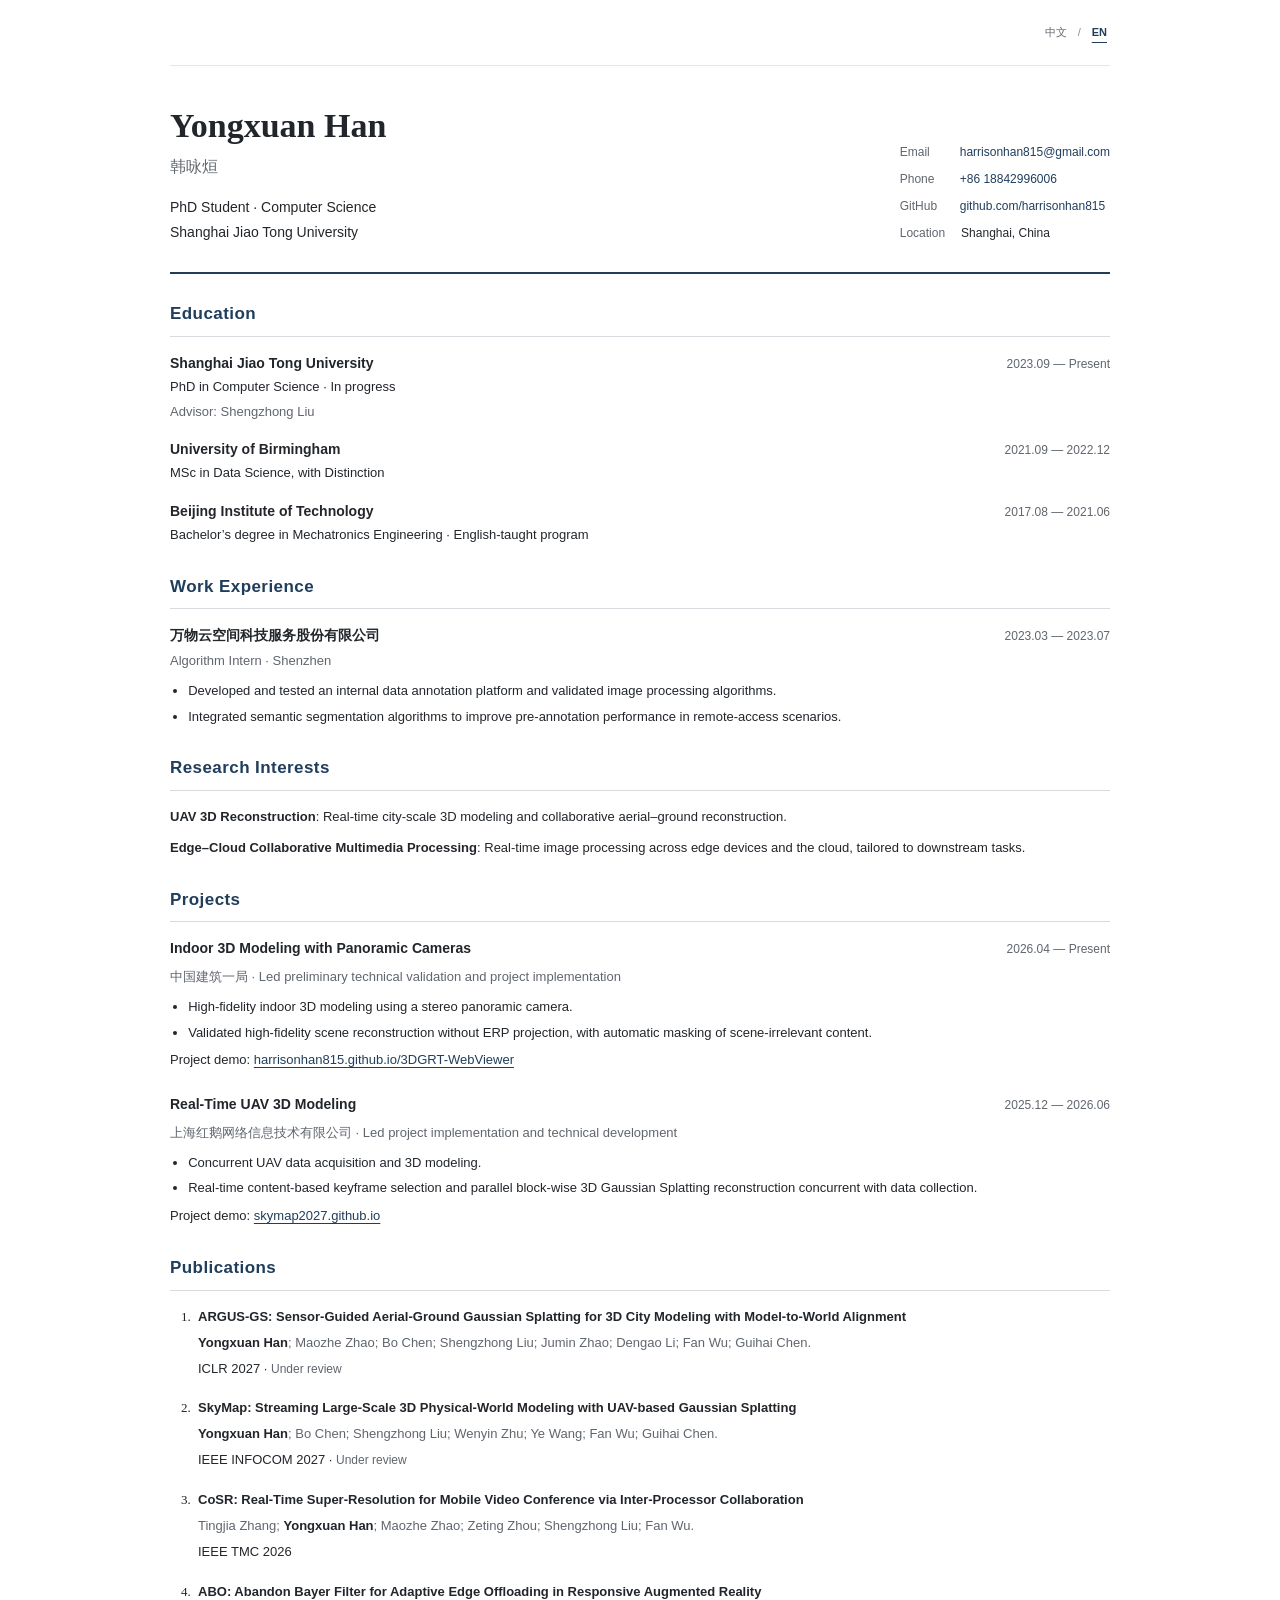
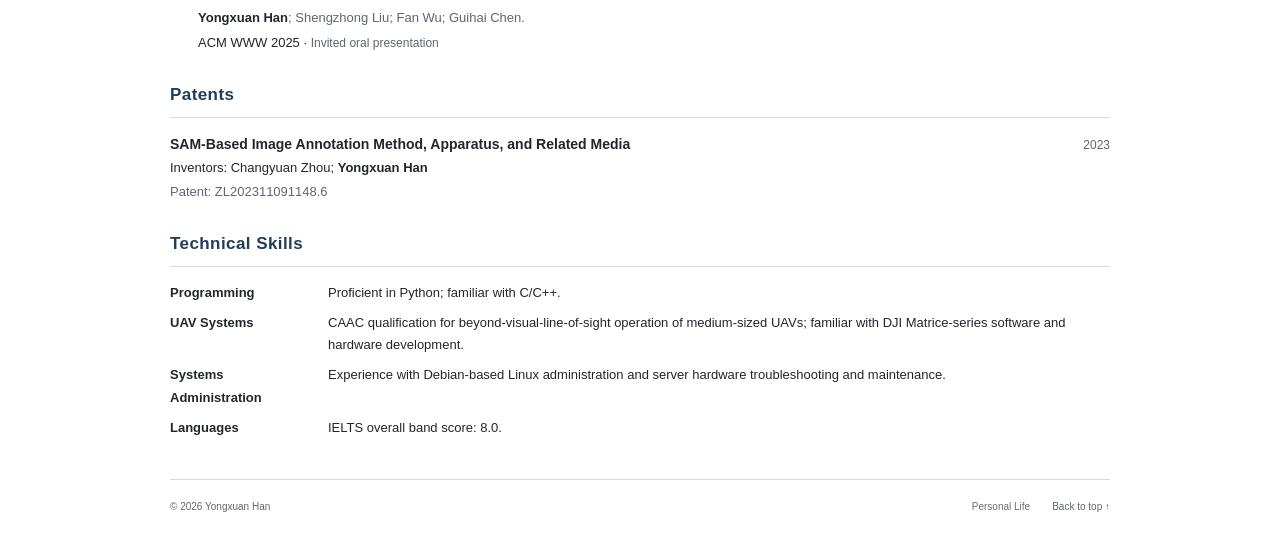
<file: index.html>
<!doctype html>
<html lang="zh-CN">
<head>
  <meta charset="utf-8">
  <meta name="viewport" content="width=device-width, initial-scale=1">
  <meta name="description" content="韩咏烜，上海交通大学计算机科学专业在读博士生，研究无人机三维重建与端云协同多媒体处理。">
  <meta name="theme-color" content="#ffffff">
  <title>韩咏烜 · 个人学术主页</title>
  <link rel="icon" href="assets/favicon.svg" type="image/svg+xml">
  <link rel="stylesheet" href="styles.css">
  <link rel="stylesheet" href="academic.css">
  <script src="academic-content.js" defer></script>
  <script src="script.js" defer></script>
  <script src="academic.js" defer></script>
</head>
<body class="academic-page">
  <a class="skip-link" href="#main" data-i18n="skip">跳转到正文</a>
  <header class="site-header">
    <div class="language-switch" role="group" aria-label="语言 / Language">
      <button type="button" data-lang="zh" lang="zh-CN" aria-pressed="true">中文</button>
      <span aria-hidden="true">/</span>
      <button type="button" data-lang="en" lang="en" aria-pressed="false">EN</button>
    </div>
  </header>

  <main id="main">
    <section class="cv-header" id="home" aria-labelledby="name">
      <div class="cv-identity">
        <h1 id="name" data-i18n="name">韩咏烜</h1>
        <p class="cv-alternate-name" data-i18n="alternateName">Yongxuan Han</p>
        <p class="cv-degree" data-i18n="degree">计算机科学专业 · 博士研究生</p>
        <p data-i18n="university">上海交通大学</p>
      </div>
      <address class="cv-contact" id="contact">
        <dl>
          <div><dt data-i18n="emailLabel">邮箱</dt><dd><a href="mailto:harrisonhan815@gmail.com">harrisonhan815@gmail.com</a></dd></div>
          <div><dt data-i18n="phoneLabel">电话</dt><dd><a href="tel:+8618842996006">+86 18842996006</a></dd></div>
          <div><dt>GitHub</dt><dd><a href="https://github.com/harrisonhan815">github.com/harrisonhan815</a></dd></div>
          <div><dt data-i18n="locationLabel">所在地</dt><dd data-i18n="location">中国 · 上海</dd></div>
        </dl>
      </address>
    </section>

    <section class="content-section" id="education" aria-labelledby="education-title">
      <div class="section-heading"><h2 id="education-title" data-i18n="educationTitle">教育背景</h2></div>
      <div class="section-body education-list">
<article><div class="entry-top"><h3 data-i18n="university">上海交通大学</h3><span class="cv-date" data-i18n="phdDates">2023.09 — 至今</span></div><p data-i18n="phdDetails">计算机科学专业 · 博士在读</p><p class="cv-secondary" data-i18n="advisor">导师：刘生钟</p></article>
<article><div class="entry-top"><h3 data-i18n="mastersUniversity">University of Birmingham</h3><span class="cv-date">2021.09 — 2022.12</span></div><p data-i18n="mastersDetails">MSc in Data Science（with Distinction）</p></article>
<article><div class="entry-top"><h3 data-i18n="bachelorsUniversity">北京理工大学</h3><span class="cv-date">2017.08 — 2021.06</span></div><p data-i18n="bachelorsDetails">机械电子工程 · 本科（全英文教学班）</p></article>
      </div>
    </section>

    <section class="content-section" id="experience" aria-labelledby="experience-title">
      <div class="section-heading"><h2 id="experience-title" data-i18n="workTitle">实习 / 工作经历</h2></div>
      <div class="section-body">
<article><div class="entry-top"><h3 data-i18n="employer">万物云空间科技服务股份有限公司</h3><span class="cv-date">2023.03 — 2023.07</span></div><p class="cv-secondary" data-i18n="internshipRole">算法实习生 · 深圳</p><ul class="cv-bullets"><li data-i18n="internshipOne">负责内部数据标注平台的开发与测试，开展图像处理算法的功能验证。</li>
<li data-i18n="internshipTwo">集成语义分割算法，优化远程访问场景下的预标注性能。</li></ul></article>
      </div>
    </section>

    <section class="content-section" id="research" aria-labelledby="research-title">
      <div class="section-heading"><h2 id="research-title" data-i18n="researchTitle">研究方向</h2></div>
      <div class="section-body">
<p><strong data-i18n="researchUavTitle">无人机三维重建</strong><span class="cv-colon">: </span><span data-i18n="researchUavBody">面向城市级场景的实时三维建模与空地协同重建。</span></p>
<p><strong data-i18n="researchEdgeTitle">端云协同多媒体处理</strong><span class="cv-colon">: </span><span data-i18n="researchEdgeBody">面向下游任务需求的端云协同实时图像处理。</span></p>
      </div>
    </section>

    <section class="content-section" id="projects" aria-labelledby="projects-title">
      <div class="section-heading"><h2 id="projects-title" data-i18n="projectsTitle">项目经历</h2></div>
      <div class="section-body project-list">
<article class="project"><div class="entry-top"><h3 data-i18n="indoorTitle">全景相机室内三维建模</h3><span class="cv-date" data-i18n="indoorDates">2026.04 — 至今</span></div><p class="cv-secondary" data-i18n="indoorRole">中国建筑一局 · 主导前期技术验证与项目实施</p><ul class="cv-bullets"><li data-i18n="indoorGoal">基于双目全景相机，实现室内场景的高保真三维建模。</li>
<li data-i18n="indoorMethod">无需 ERP 投影即可进行高保真场景重建，自动遮罩与场景无关的信息。</li></ul><p class="project-link"><span data-i18n="demoLabel">项目演示</span>: <a href="https://harrisonhan815.github.io/3DGRT-WebViewer">harrisonhan815.github.io/3DGRT-WebViewer</a></p></article>
<article class="project"><div class="entry-top"><h3 data-i18n="uavTitle">无人机实时三维建模</h3><span class="cv-date" data-i18n="uavDates">2025.12 — 2026.06</span></div><p class="cv-secondary" data-i18n="uavRole">上海红鹅网络信息技术有限公司 · 主导项目实施与技术开发</p><ul class="cv-bullets"><li data-i18n="uavGoal">实现无人机数据采集与三维建模同步进行。</li>
<li data-i18n="uavMethod">基于内容的实时关键帧自动筛选，与数据收集同步并行分区进行 3DGS 重建。</li></ul><p class="project-link"><span data-i18n="demoLabel">项目演示</span>: <a href="https://skymap2027.github.io">skymap2027.github.io</a></p></article>
<!-- Temporarily commented out: two Military Science and Technology Commission projects.
<article class="project"><div class="entry-top"><h3 data-i18n="adaptiveTitle">XXXX地面时敏目标多源XX敏捷处理技术</h3><span class="cv-date" data-i18n="adaptiveDates">2025.03 — 至今</span></div><p class="cv-secondary" data-i18n="adaptiveRole">军科委项目 · 前期技术验证</p><ul class="cv-bullets"><li data-i18n="adaptiveTask">负责子课题：网络自适应三维 XX 地图构建与目标定位；设备自适应的端侧模型压缩与部署优化。</li>
<li data-i18n="adaptiveResultOne">实现由粗到细的两阶段实时三维地图重建。</li>
<li data-i18n="adaptiveResultTwo">在计算资源受限条件下完成端侧模型部署，并保持任务精度。</li></ul></article>
<article class="project"><div class="entry-top"><h3 data-i18n="fusionTitle">面向XXX的多源XX目标指示信息智能生成算法</h3><span class="cv-date">2023.06 — 2025.01</span></div><p class="cv-secondary" data-i18n="fusionRole">军科委项目 · 主导项目技术开发</p><ul class="cv-bullets"><li data-i18n="fusionProblem">多源图像异构性强，目标信息的融合与判定困难。</li>
<li data-i18n="fusionMethod">利用多头自注意力机制，自适应融合可见光、近红外与 SAR 图像特征。</li>
<li data-i18n="fusionResult">多源融合目标指示信息生成精度提升 12%，生成时延降低 56%。</li></ul></article>
-->
      </div>
    </section>

    <section class="content-section" id="publications" aria-labelledby="publications-title">
      <div class="section-heading"><h2 id="publications-title" data-i18n="publicationsTitle">论文</h2></div>
      <div class="section-body">
<ol class="publication-list"><li><article class="publication"><h3>ARGUS-GS: Sensor-Guided Aerial-Ground Gaussian Splatting for 3D City Modeling with Model-to-World Alignment</h3><p class="paper-authors"><strong>Yongxuan Han</strong>; Maozhe Zhao; Bo Chen; Shengzhong Liu; Jumin Zhao; Dengao Li; Fan Wu; Guihai Chen.</p><p class="paper-venue"><span>ICLR 2027</span> · <span class="publication-status" data-i18n="submitted">在投</span></p></article></li>
<li><article class="publication"><h3>SkyMap: Streaming Large-Scale 3D Physical-World Modeling with UAV-based Gaussian Splatting</h3><p class="paper-authors"><strong>Yongxuan Han</strong>; Bo Chen; Shengzhong Liu; Wenyin Zhu; Ye Wang; Fan Wu; Guihai Chen.</p><p class="paper-venue"><span>IEEE INFOCOM 2027</span> · <span class="publication-status" data-i18n="submitted">在投</span></p></article></li>
<li><article class="publication"><h3>CoSR: Real-Time Super-Resolution for Mobile Video Conference via Inter-Processor Collaboration</h3><p class="paper-authors">Tingjia Zhang; <strong>Yongxuan Han</strong>; Maozhe Zhao; Zeting Zhou; Shengzhong Liu; Fan Wu.</p><p class="paper-venue"><span>IEEE TMC 2026</span></p></article></li>
<li><article class="publication"><h3>ABO: Abandon Bayer Filter for Adaptive Edge Offloading in Responsive Augmented Reality</h3><p class="paper-authors"><strong>Yongxuan Han</strong>; Shengzhong Liu; Fan Wu; Guihai Chen.</p><p class="paper-venue"><span>ACM WWW 2025</span> · <span class="publication-status" data-i18n="oralPresentation">受邀进行口头报告</span></p></article></li></ol>
      </div>
    </section>

    <section class="content-section" id="patents" aria-labelledby="patents-title">
      <div class="section-heading"><h2 id="patents-title" data-i18n="patentsTitle">专利</h2></div>
      <div class="section-body">
<article class="patent"><div class="entry-top"><h3 data-i18n="patentTitle">基于SAM模型的图像标注方法、装置及相关介质</h3><span class="cv-date" data-i18n="patentYear">2023年</span></div><p><span data-i18n="patentAuthorsPrefix">发明人：周长源、</span><strong data-i18n="patentSelf">韩咏烜</strong></p><p class="cv-secondary"><span data-i18n="patentLabel">专利号</span>: ZL202311091148.6</p></article>
      </div>
    </section>

    <section class="content-section" id="skills" aria-labelledby="skills-title">
      <div class="section-heading"><h2 id="skills-title" data-i18n="skillsTitle">技术能力</h2></div>
      <div class="section-body">
<dl class="skill-list"><div><dt data-i18n="programmingLabel">编程语言</dt><dd data-i18n="programmingBody">熟练使用 Python，较熟悉 C/C++。</dd></div>
<div><dt data-i18n="droneLabel">无人机</dt><dd data-i18n="droneBody">具备 CAAC 中型无人机超视距驾驶资质，熟悉大疆 Matrice 系列软硬件开发。</dd></div>
<div><dt data-i18n="systemsLabel">服务器运维</dt><dd data-i18n="systemsBody">熟悉 Debian 系 Linux 系统运维及各类服务器硬件检修维护。</dd></div>
<div><dt data-i18n="languageLabel">语言能力</dt><dd data-i18n="languageBody">雅思（IELTS）总分 8.0。</dd></div></dl>
      </div>
    </section>

    <noscript><p class="noscript-note">中英文切换需要启用 JavaScript。 / Enable JavaScript to switch languages.</p></noscript>
  </main>

  <footer><span>© <span id="year">2026</span> <span data-i18n="name">韩咏烜</span></span><div class="footer-links"><button class="personal-footnote" id="personal-life-button" type="button" aria-controls="construction-toast" data-i18n="personalFootnote">个人生活页</button><a href="#home" data-i18n="backTop">返回顶部 ↑</a></div></footer>
  <div id="construction-toast" class="construction-toast" role="status" aria-live="polite" aria-atomic="true" hidden></div>
</body>
</html>
</file>
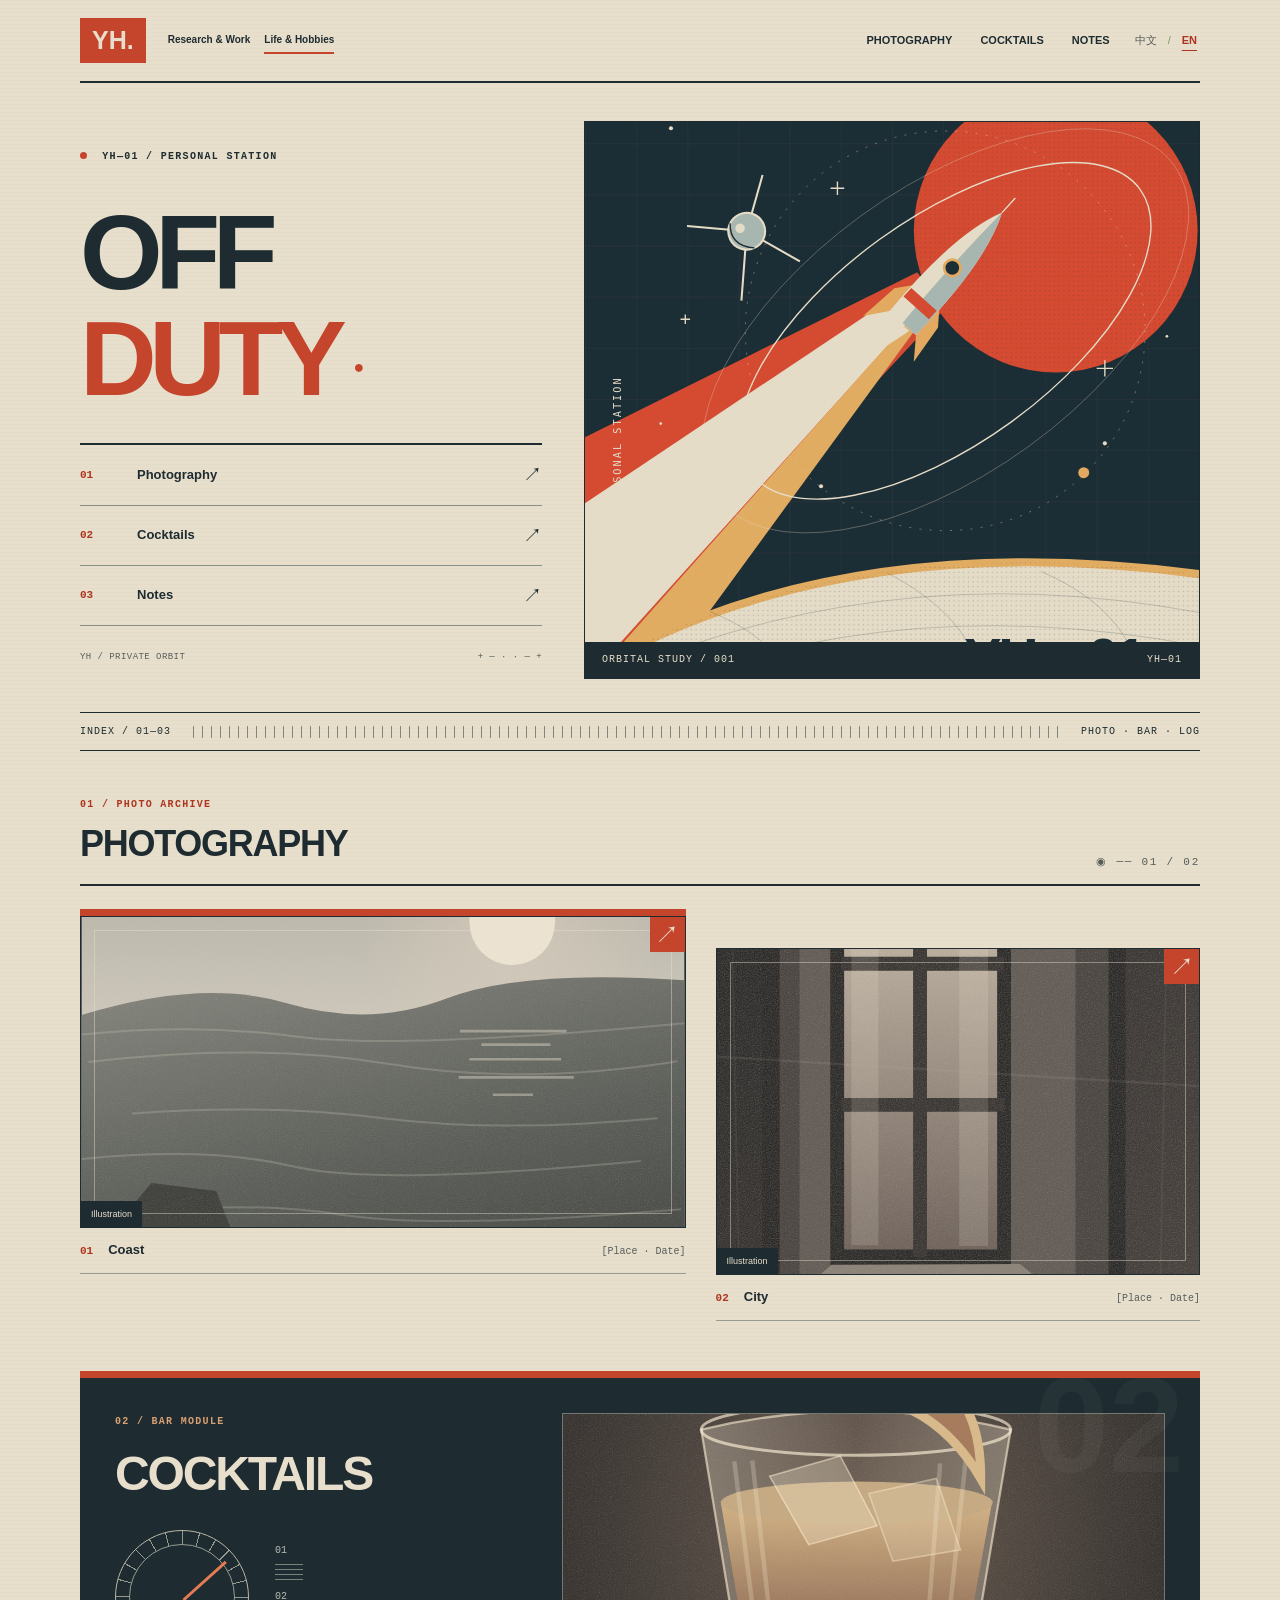
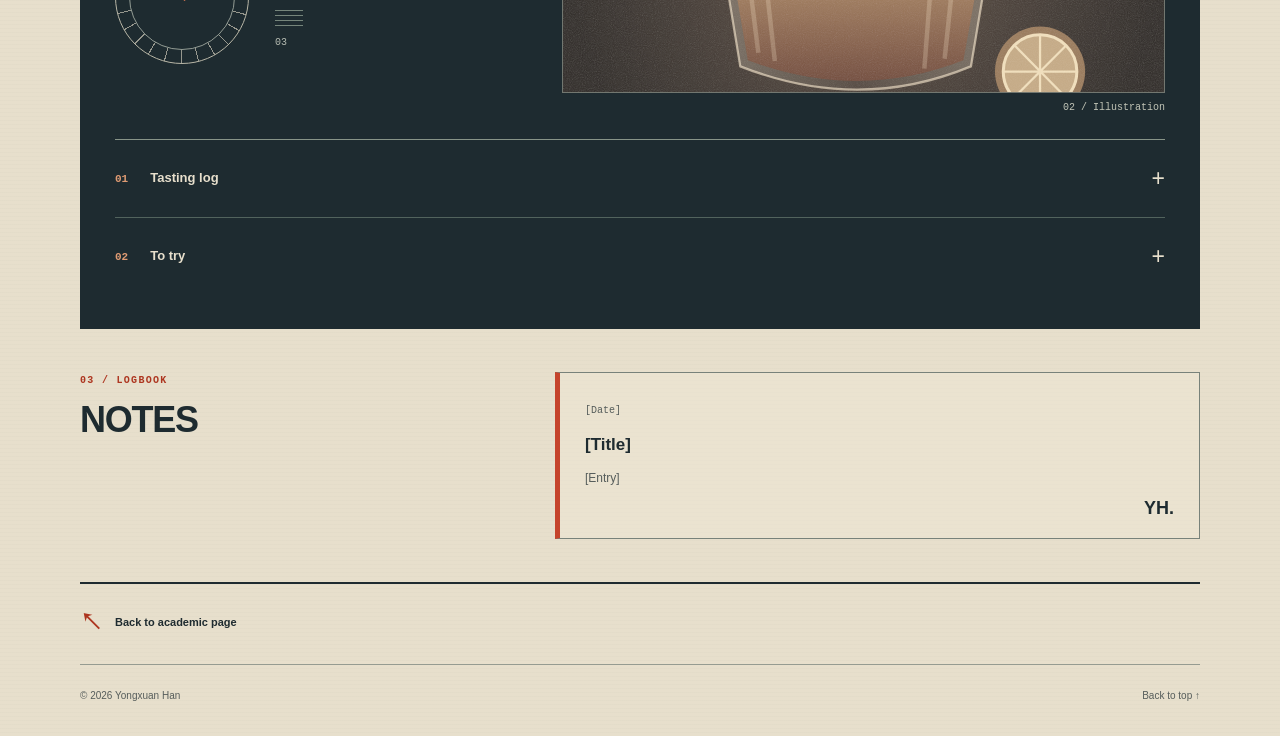
<file: life.html>
<!doctype html>
<html lang="zh-CN">
<head>
  <meta charset="utf-8">
  <meta name="viewport" content="width=device-width, initial-scale=1">
  <meta name="description" content="韩咏烜的摄影、鸡尾酒与随记。">
  <meta name="theme-color" content="#1e2b30">
  <title>韩咏烜 · 业余时间</title>
  <link rel="icon" href="assets/favicon.svg" type="image/svg+xml">
  <link rel="stylesheet" href="styles.css">
  <link rel="stylesheet" href="life.css">
  <script src="life-content.js" defer></script>
  <script src="script.js" defer></script>
  <script src="life.js" defer></script>
</head>
<body class="life-page">
  <a class="skip-link" href="#main" data-i18n="skip">跳转到正文</a>
  <header class="site-header">
    <a class="wordmark" href="index.html" data-page-link aria-label="Home">YH<span>.</span></a>
    <div class="mode-switch" aria-label="页面 / Pages">
      <a href="index.html" data-page-link data-i18n="modeWork">学术与工作</a>
      <a href="life.html" data-page-link aria-current="page" data-i18n="modeLife">生活与爱好</a>
    </div>
    <nav aria-label="主导航" data-i18n-aria="navLabel">
      <a href="#photography" data-i18n="photoNav">摄影</a>
      <a href="#cocktails" data-i18n="drinksNav">鸡尾酒</a>
      <a href="#notes" data-i18n="notesNav">随记</a>
    </nav>
    <div class="language-switch" role="group" aria-label="语言 / Language">
      <button type="button" data-lang="zh" lang="zh-CN" aria-pressed="true">中文</button><span aria-hidden="true">/</span><button type="button" data-lang="en" lang="en" aria-pressed="false">EN</button>
    </div>
  </header>
  <main id="main">
    <section class="life-hero" id="home" aria-labelledby="life-title">
      <div class="life-hero-copy">
        <p class="life-kicker"><span class="station-light" aria-hidden="true"></span> YH—01 / PERSONAL STATION</p>
        <h1 id="life-title"><span data-i18n="heroLine1">业余</span><br><em data-i18n="heroLine2">时间</em><span class="title-period" aria-hidden="true">●</span></h1>
        <div class="hero-index">
          <a href="#photography"><span class="channel-number">01</span><span data-i18n="photoNav">摄影</span><span aria-hidden="true">↗</span></a>
          <a href="#cocktails"><span class="channel-number">02</span><span data-i18n="drinksNav">鸡尾酒</span><span aria-hidden="true">↗</span></a>
          <a href="#notes"><span class="channel-number">03</span><span data-i18n="notesNav">随记</span><span aria-hidden="true">↗</span></a>
        </div>
        <div class="station-code" aria-hidden="true"><span>YH / PRIVATE ORBIT</span><span>+ — · · — +</span></div>
      </div>
      <figure class="orbital-poster">
        <img src="assets/orbital-poster.svg" alt="复古航天海报：火箭穿过星体轨道，掠过弧形地平线" data-i18n-alt="spaceAlt" width="900" height="1000" fetchpriority="high">
        <figcaption aria-hidden="true"><span>ORBITAL STUDY / 001</span><span>YH—01</span></figcaption>
      </figure>
    </section>

    <div class="life-divider" aria-hidden="true"><span>INDEX / 01—03</span><span class="telemetry-line"></span><span>PHOTO · BAR · LOG</span></div>

    <section class="photo-section" id="photography" aria-labelledby="photo-title">
      <div class="life-section-heading"><div><p class="life-kicker">01 / PHOTO ARCHIVE</p><h2 id="photo-title" data-i18n="photoTitle">摄影</h2></div><span class="section-instrument" aria-hidden="true">◉ ── 01 / 02</span></div>
      <div class="photo-grid">
        <figure class="photo-item photo-wide">
          <button class="photo-open" type="button" aria-haspopup="dialog" aria-label="放大海边示意图" data-i18n-aria="openCoast">
            <img src="assets/coast-study.svg" alt="海面与落日的风景插画" data-i18n-alt="coastAlt" width="900" height="1100" loading="lazy"><span class="image-mark" data-i18n="sampleArt">示意图</span><span class="expand-mark" aria-hidden="true">↗</span>
          </button>
          <figcaption><div><span class="photo-number">01</span><h3 data-i18n="photoOneTitle">海岸</h3></div><span data-i18n="photoMeta">[地点 · 日期]</span></figcaption>
        </figure>
        <figure class="photo-item photo-tall">
          <button class="photo-open" type="button" aria-haspopup="dialog" aria-label="放大城市示意图" data-i18n-aria="openCity">
            <img src="assets/city-study.svg" alt="城市窗影插画" data-i18n-alt="cityAlt" width="800" height="1000" loading="lazy"><span class="image-mark" data-i18n="sampleArt">示意图</span><span class="expand-mark" aria-hidden="true">↗</span>
          </button>
          <figcaption><div><span class="photo-number">02</span><h3 data-i18n="photoTwoTitle">城市</h3></div><span data-i18n="photoMeta">[地点 · 日期]</span></figcaption>
        </figure>
      </div>
    </section>

    <section class="cocktail-section" id="cocktails" aria-labelledby="cocktail-title">
      <div class="bar-copy"><p class="life-kicker">02 / BAR MODULE</p><h2 id="cocktail-title" data-i18n="barTitle">鸡尾酒</h2><div class="bar-instrument" aria-hidden="true"><div class="instrument-dial"></div><div class="instrument-scale"><span>01</span><i></i><span>02</span><i></i><span>03</span></div></div></div>
      <figure class="drink-art"><img src="assets/cocktail-study.svg" alt="鸡尾酒杯与柑橘的静物插画" data-i18n-alt="drinkAlt" width="800" height="900" loading="lazy"><figcaption data-i18n="drinkCaption">02 / 示意图</figcaption></figure>
      <div class="tasting-notes">
        <details><summary><span><span class="note-number">01</span><span data-i18n="drinkNoteTitle">调酒记录</span></span><span class="detail-plus" aria-hidden="true">+</span></summary><div class="note-content"><p data-i18n="drinkNoteBody">[酒名] / [基酒] / [配比]</p><p data-i18n="drinkNoteFields">[香气] / [口感] / [评分]</p></div></details>
        <details><summary><span><span class="note-number">02</span><span data-i18n="drinkNextTitle">待尝试</span></span><span class="detail-plus" aria-hidden="true">+</span></summary><div class="note-content"><p data-i18n="drinkNextBody">[酒款或配方]</p></div></details>
      </div>
    </section>

    <section class="journal-section" id="notes" aria-labelledby="notes-title">
      <div><p class="life-kicker">03 / LOGBOOK</p><h2 id="notes-title" data-i18n="notesTitle">随记</h2></div>
      <div class="journal-card"><span class="journal-date" data-i18n="journalDate">[日期]</span><h3 data-i18n="journalTitle">[标题]</h3><p data-i18n="journalBody">[记录内容]</p><span class="journal-signature">YH.</span></div>
    </section>
    <a class="return-link" href="index.html" data-page-link><span aria-hidden="true">↖</span><span data-i18n="backWork">返回学术页</span></a>
    <noscript><p class="noscript-note">中英文切换和图片放大需要启用 JavaScript。 / Enable JavaScript for language switching and image enlargement.</p></noscript>
  </main>
  <footer><span>© <span id="year">2026</span> <span data-i18n="name">韩咏烜</span></span><a href="#home" data-i18n="backTop">返回顶部 ↑</a></footer>
  <dialog id="photo-dialog" aria-labelledby="dialog-title">
    <form method="dialog"><button class="dialog-close" aria-label="关闭图片" data-i18n-aria="closePhoto">×</button></form>
    <img id="dialog-image" alt=""><div class="dialog-caption"><h2 id="dialog-title"></h2><span data-i18n="sampleArt">示意图</span></div>
  </dialog>
</body>
</html>
</file>
<file: styles.css>
:root{--bg:#f8f9f6;--ink:#222e29;--muted:#627068;--accent:#285b46;--line:#dde3dc;--tint:#eef2e9;--sans:"Segoe UI","Microsoft YaHei","PingFang SC",sans-serif;--serif:Georgia,"Noto Serif SC","SimSun",serif}
*{box-sizing:border-box}html{scroll-behavior:smooth;scroll-padding-top:40px}body{margin:0;background:var(--bg);color:var(--ink);font-family:var(--sans);font-size:15px;line-height:1.85;-webkit-font-smoothing:antialiased}a{color:inherit;text-decoration:none}a:hover{color:var(--accent)}a:focus-visible,button:focus-visible{outline:2px solid var(--accent);outline-offset:5px}button{font:inherit}p,h1,h2,h3,figure{margin:0}main,.site-header,footer{width:min(1080px,calc(100% - 96px));margin-inline:auto}.site-header{display:flex;align-items:center;gap:42px;padding:27px 0;border-bottom:1px solid var(--line)}.wordmark{font-family:Georgia,serif;font-size:28px;font-weight:bold;line-height:1}.wordmark span{color:#6b9171}.site-header nav{display:flex;gap:28px;margin-left:auto;font-size:13px}.site-header nav a{padding:5px 0}.language-switch{display:flex;align-items:center;gap:8px;font-size:12px;color:#809087}.language-switch button{border:0;background:transparent;color:var(--muted);cursor:pointer;padding:5px 3px}.language-switch button[aria-pressed="true"]{color:var(--accent);font-weight:700;text-decoration:underline;text-underline-offset:6px}.hero{display:grid;grid-template-columns:1.1fr 1fr;gap:64px;align-items:center;padding:86px 0 75px}.eyebrow{text-transform:uppercase;font-size:11px;letter-spacing:.13em;color:var(--accent);font-weight:600}h1{font-family:var(--serif);font-size:clamp(36px,4.4vw,54px);letter-spacing:.035em;font-weight:500;line-height:1.2;margin-top:20px;overflow-wrap:anywhere}.name-secondary{font-size:17px;color:var(--muted);margin-top:8px;letter-spacing:.055em}.hero-role{margin:23px 0 9px;font-weight:600;font-size:14px}.intro{color:var(--muted);max-width:455px;line-height:1.95}.hero-links{display:flex;align-items:center;gap:26px;font-size:13px;margin-top:26px}.hero-links a{display:inline-flex;gap:14px;align-items:center}.hero-links .primary-link{background:var(--accent);color:white;padding:9px 17px;border-radius:3px}.primary-link:hover{background:#194733}.location{display:flex;align-items:center;gap:8px;margin-top:24px;color:var(--muted);font-size:11px}.location-dot{width:6px;height:6px;border:1.5px solid #688774;border-radius:50%}.research-visual{background:var(--tint);border:1px solid #e3e8dd;border-radius:4px;overflow:hidden;transform:rotate(-1deg)}.research-visual svg{display:block;width:100%;height:auto}.visual-label{display:flex;justify-content:space-between;gap:12px;font-size:9px;letter-spacing:.08em;color:var(--accent);padding:19px 20px 0;font-family:monospace}.research-visual figcaption{display:flex;align-items:center;justify-content:space-between;gap:16px;padding:0 20px 18px;font-size:12px;color:var(--accent)}.figure-note{font-size:10px;color:var(--muted)}.content-section{display:grid;grid-template-columns:240px 1fr;gap:40px;border-top:1px solid var(--line);padding:37px 0 41px}.section-heading{display:flex;align-items:baseline;gap:18px}.section-index{font-family:monospace;font-size:11px;color:#89988e}h2{font-size:19px;font-weight:600;letter-spacing:.02em}.section-body{min-width:0}.section-lead{font-size:16px}.research-tags{display:flex;gap:8px;flex-wrap:wrap;margin:17px 0}.research-tags span{padding:3px 11px;border:1px solid #d7e0d5;border-radius:3px;font-size:12px;color:var(--accent)}.placeholder-note{font-size:13px;color:var(--muted);margin-top:9px}.entry-label{display:inline-block;font-size:10px;letter-spacing:.06em;color:var(--accent);padding:2px 8px;background:var(--tint);border:1px solid #dce4d7;border-radius:2px}h3{font-size:16px;font-weight:600;line-height:1.65}.template-entry h3{margin:10px 0 6px}.template-entry p{font-size:13px}.muted{color:var(--muted);font-size:12px}.entry-top{display:flex;justify-content:space-between;align-items:baseline;gap:18px}.education-list p{font-size:13px}.education-list article+article{margin-top:22px}.previous-education h3{font-size:14px;color:var(--muted);font-weight:500}.contact-section{border-top:1px solid var(--line);padding:47px 0 53px}.contact-section h2{font-family:var(--serif);font-weight:400;font-size:32px;margin:13px 0 9px}.contact-section>p:not(.eyebrow){font-size:13px;color:var(--muted)}.contact-email{display:inline-block;font-size:clamp(14px,2.4vw,20px);margin-top:20px;border-bottom:1px solid #97ad9d;overflow-wrap:anywhere}.contact-email span{margin-left:13px}footer{display:flex;justify-content:space-between;gap:20px;border-top:1px solid var(--line);padding:22px 0 30px;font-size:11px;color:var(--muted)}.skip-link{position:absolute;top:-100px;left:15px;padding:8px 14px;background:var(--ink);color:white;z-index:5}.skip-link:focus{top:10px;color:white}.noscript-note{padding:15px;border:1px solid var(--line);font-size:12px}html[lang="en"] h1{letter-spacing:-.04em}html[lang="en"] .name-secondary{font-family:"Microsoft YaHei",sans-serif}
@media(min-width:1300px){.hero{gap:90px}}
@media(max-width:850px){main,.site-header,footer{width:calc(100% - 48px)}.hero{gap:30px;padding:55px 0}.content-section{grid-template-columns:185px 1fr;gap:25px}.site-header{gap:25px}.site-header nav{gap:18px}.figure-note{display:none}}
@media(max-width:620px){main,.site-header,footer{width:calc(100% - 40px)}.site-header{flex-wrap:wrap;gap:14px;padding:20px 0 14px}.site-header nav{order:3;width:100%;justify-content:space-between;gap:10px;margin:0;padding-top:8px}.language-switch{margin-left:auto}.hero{grid-template-columns:1fr;gap:35px;padding:40px 0}.hero-copy{max-width:100%}h1{font-size:40px}.research-visual{max-width:440px;width:100%;justify-self:center;transform:none}.research-visual svg{max-height:270px}.content-section{grid-template-columns:1fr;gap:20px;padding:27px 0}.section-heading{gap:12px}h2{font-size:18px}.figure-note{display:inline}.contact-section{padding:35px 0}.entry-top{flex-wrap:wrap;gap:8px}footer{font-size:10px}}
@media(prefers-reduced-motion:reduce){html{scroll-behavior:auto}}
@media print{body{background:white}.site-header nav,.language-switch,.hero-links,.research-visual,.skip-link,footer>a{display:none}main,.site-header,footer{width:100%}.hero{display:block;padding:25px 0}.content-section{padding:18px 0;break-inside:avoid}.contact-section{padding:20px 0}.hero-role{margin-top:12px}}

/* Shared navigation between the two sides of the site. */
.site-header{flex-wrap:wrap;gap:22px}
.mode-switch{display:flex;gap:3px;padding:4px;border:1px solid var(--line);border-radius:40px;font-size:11px;line-height:1.5}
.mode-switch a{padding:7px 12px;border-radius:30px;white-space:nowrap}
.mode-switch a[aria-current="page"]{background:var(--ink);color:var(--bg)}
.life-entry{position:relative;display:grid;grid-template-columns:1fr auto;gap:20px;margin:18px 0 48px;padding:35px 38px;background:#ece5d9;color:#563a32;border:1px solid #ddd2c1;border-radius:4px;transition:background .2s}
.life-entry:hover{background:#e6dccd;color:#563a32}.life-entry-kicker{font:10px monospace;letter-spacing:.19em;color:#805546}.life-entry h2{font-family:var(--serif);font-size:29px;font-weight:400;margin:10px 0}.life-entry p{font-size:13px;color:#766354}.life-entry-arrow{font-size:39px;line-height:1}.life-entry-label{grid-column:1/-1;font-size:12px;text-decoration:underline;text-underline-offset:5px}
@media(max-width:1020px){.site-header nav{order:3;width:100%;justify-content:flex-end}.site-header .language-switch{margin-left:auto}}
@media(max-width:620px){.site-header{gap:10px}.mode-switch{font-size:10px}.mode-switch a{padding:6px 9px}.site-header nav{justify-content:space-between}.life-entry{padding:27px 23px}.life-entry h2{font-size:25px}}
@media(prefers-reduced-motion:reduce){.life-entry{transition:none}}
</file>
<file: academic.css>
/* CV layout, loaded only by the academic page. */
.academic-page {
  --bg: #fff;
  --ink: #22262b;
  --muted: #60666e;
  --accent: #203e5c;
  --line: #d7dbe0;
  background: #fff;
  font-size: 14px;
  line-height: 1.75;
}
.academic-page main,
.academic-page .site-header,
.academic-page footer { width: min(940px, calc(100% - 80px)); }
.academic-page .site-header { justify-content: flex-end; gap: 24px; padding: 18px 0; border-bottom: 1px solid #e5e7eb; }
.academic-home { font-size: 12px; font-weight: 600; }
.academic-page .footer-links { display: flex; flex-wrap: wrap; gap: 22px; }
.academic-page .personal-footnote { color: #686d74; text-decoration: none; border: 0; padding: 0; background: none; font: inherit; cursor: pointer; }
.academic-page .personal-footnote:hover { color: var(--accent); text-decoration: underline; text-underline-offset: 3px; }
.academic-page .mode-switch { padding: 0; gap: 20px; border: 0; border-radius: 0; font-size: 12px; }
.academic-page .mode-switch a { border-radius: 0; padding: 4px 0; color: var(--muted); }
.academic-page .mode-switch a[aria-current="page"] { background: none; color: var(--ink); font-weight: 600; border-bottom: 1px solid var(--ink); }
.academic-page .site-header nav { width: auto; order: initial; margin-left: auto; gap: 18px; font-size: 11px; }
.academic-page .language-switch { margin-left: 0; font-size: 11px; }
.academic-page .cv-header { display: grid; grid-template-columns: 1fr auto; align-items: end; gap: 35px; padding: 38px 0 28px; border-bottom: 2px solid var(--accent); }
.academic-page h1 { margin: 0; font-family: "Microsoft YaHei", "PingFang SC", sans-serif; font-size: 34px; font-weight: 600; line-height: 1.3; letter-spacing: .04em; }
html[lang="en"] .academic-page h1 { font-family: Georgia, "Times New Roman", serif; letter-spacing: 0; }
.cv-alternate-name { margin: 5px 0 14px; color: var(--muted); font-size: 16px; }
.cv-degree { font-weight: 500; }
.cv-contact { font-style: normal; font-size: 12px; }
.cv-contact dl { margin: 0; }
.cv-contact dl>div { display: grid; grid-template-columns: auto 1fr; gap: 16px; margin-top: 6px; }
.cv-contact dt { min-width: 44px; color: var(--muted); }
.cv-contact dd { margin: 0; overflow-wrap: anywhere; }
.cv-contact a { color: var(--accent); }
.cv-contact a:hover { text-decoration: underline; }
.academic-page .content-section { display: block; border: 0; padding: 25px 0 0; }
.academic-page .section-heading { display: block; border-bottom: 1px solid var(--line); padding-bottom: 7px; margin-bottom: 15px; }
.academic-page h2 { color: var(--accent); font-size: 17px; font-weight: 600; letter-spacing: .025em; }
.academic-page h3 { font-size: 14px; font-weight: 600; line-height: 1.7; }
.academic-page .section-body p { font-size: 13px; }
.academic-page .section-lead { color: var(--ink); }
.academic-page .research-tags { display: flex; flex-wrap: wrap; gap: 0; margin: 7px 0; }
.academic-page .research-tags span { border: 0; padding: 0; border-radius: 0; color: var(--muted); font-size: 12px; }
.academic-page .research-tags span+span::before { content: " / "; display: inline-block; padding: 0 12px; color: #9ba0a7; }
.academic-page .placeholder-note { color: #6b7077; margin-top: 5px; }
.academic-page .entry-label { border: 0; background: none; padding: 0; font-size: 12px; letter-spacing: 0; color: var(--muted); }
.academic-page .entry-top { align-items: baseline; }
.academic-page .education-list article+article { margin-top: 15px; }
.academic-page .previous-education h3 { color: var(--ink); font-size: 14px; }
.academic-page .publication-list { margin: 0; padding-left: 24px; }
.academic-page .publication-list li { padding-left: 4px; }
.academic-page .publication-list li::marker { font-family: Georgia, serif; color: var(--ink); font-size: 13px; }
.academic-page .template-entry h3 { margin: 0 0 4px; }
.academic-page .project .entry-top { margin-bottom: 5px; }
.academic-page .cv-date { flex-shrink: 0; font-size: 12px; font-variant-numeric: tabular-nums; color: var(--muted); }
.academic-page .entry-top h3 { min-width: 0; }
.academic-page .cv-secondary { color: var(--muted); margin-top: 2px; }
.academic-page .project-list article+article { margin-top: 21px; }
.academic-page .cv-bullets { padding-left: 1.4em; margin: 7px 0 0; font-size: 13px; }
.academic-page .cv-bullets li+li { margin-top: 3px; }
.academic-page .project-link { margin-top: 5px; }
.academic-page .project-link a { color: var(--accent); text-decoration: underline; text-underline-offset: 3px; }
.academic-page #research .section-body p+p { margin-top: 8px; }
.academic-page .publication-list li+li { margin-top: 17px; }
.academic-page .publication h3 { font-size: 13px; line-height: 1.7; }
.academic-page .paper-authors { margin-top: 4px; color: var(--muted); }
.academic-page .paper-authors strong { color: var(--ink); }
.academic-page .paper-venue { margin-top: 3px; }
.academic-page .publication-status { color: var(--muted); font-size: 12px; }
.academic-page .subsection-title { margin: 22px 0 9px; }
.academic-page .skill-list { margin: 0; }
.academic-page .skill-list>div { display: grid; grid-template-columns: 140px 1fr; gap: 18px; font-size: 13px; margin-top: 7px; }
.academic-page .skill-list dt { font-weight: 600; }
.academic-page .skill-list dd { margin: 0; }
.academic-page .publication,.academic-page .project,.academic-page .patent { break-inside: avoid; }
.academic-page footer { margin-top: 40px; padding: 18px 0 25px; font-size: 10px; }
.construction-toast { position: fixed; z-index: 100; top: 50%; left: 50%; transform: translate(-50%,-50%); max-width: calc(100vw - 40px); padding: 18px 30px; background: #263341; color: #fff; border-radius: 5px; box-shadow: 0 8px 28px #0002; font-size: 14px; text-align: center; pointer-events: none; }
.construction-toast[hidden] { display: none; }
@media(max-width:850px) {
  .academic-page .site-header nav { order: 3; width: 100%; margin-left: 0; justify-content: flex-start; }
  .academic-page .language-switch { margin-left: auto; }
  .academic-page .cv-header { grid-template-columns: 1fr; gap: 18px; }
}
@media(max-width:620px) {
  .academic-page main,.academic-page .site-header,.academic-page footer { width: calc(100% - 36px); }
  .academic-page .site-header { gap: 12px; }
  .academic-page .site-header nav { flex-wrap: wrap; gap: 8px 20px; padding-top: 3px; }
  .academic-page .cv-header { padding: 27px 0 23px; }
  .academic-page h1 { font-size: 29px; }
  .academic-page .content-section { padding-top: 22px; }
  .academic-page .entry-top { flex-wrap: wrap; gap: 3px 15px; }
  .cv-contact { font-size: 11px; }
  .cv-contact dl>div { gap: 10px; }
  .academic-page .skill-list>div { grid-template-columns: 1fr; gap: 1px; margin-top: 12px; }
}
@media print {
  @page { margin: 16mm; }
  .academic-page .site-header,.academic-page footer,.academic-page .noscript-note,.construction-toast { display: none; }
  .academic-page main { width: 100%; }
  .academic-page .cv-header { display: grid; grid-template-columns: 1fr auto; padding: 0 0 18px; }
  .academic-page .content-section { padding-top: 17px; break-inside: auto; }
  .academic-page .section-heading { break-after: avoid; }
  .academic-page a { color: inherit; }
}
</file>
<file: life.css>
﻿/* Space-age constructivism: orbital graphics, oxidized red, instrument panels. */
.life-page {
  --bg:#e7dfcc; --ink:#1e2b30; --muted:#565d5b; --accent:#ad351f;
  --red:#c5442c; --line:#65706c; --tint:#d9d1bc;
  --display:"Arial Black","Microsoft YaHei","PingFang SC",sans-serif;
  --mono:"Courier New",monospace;
  background:var(--bg);color:var(--ink);
  background-image:repeating-linear-gradient(0deg,transparent 0,transparent 3px,#1e2b3004 3px,#1e2b3004 4px);
}
.life-page main,.life-page .site-header,.life-page footer {width:min(1120px,calc(100% - 80px))}
.life-page .site-header {border-bottom:2px solid var(--ink);padding:18px 0;gap:22px}
.life-page .wordmark {background:var(--red);color:var(--bg);padding:10px 12px;font:900 25px/1 var(--display)}
.life-page .wordmark span {color:var(--bg)}
.life-page .mode-switch {border:0;border-radius:0;padding:0;gap:14px;font-size:10px;font-weight:700}
.life-page .mode-switch a {border-radius:0;padding:5px 0}
.life-page .mode-switch a[aria-current="page"] {background:none;color:var(--ink);border-bottom:2px solid var(--red)}
.life-page .site-header nav {font-size:11px;font-weight:700;text-transform:uppercase}
.life-page .language-switch {font-size:11px}
.life-page .language-switch button[aria-pressed="true"] {color:var(--accent)}
.life-page a:focus-visible,.life-page button:focus-visible,.life-page summary:focus-visible {outline:3px solid #e17d4e;outline-offset:5px}
.life-hero {position:relative;display:grid;grid-template-columns:.9fr 1.1fr;gap:0;padding:38px 0 33px;align-items:stretch}
.life-hero-copy {min-width:0;padding:27px 42px 15px 0;display:flex;flex-direction:column}
.life-kicker {font:700 10px/1.7 var(--mono);letter-spacing:.13em;text-transform:uppercase}
.station-light {display:inline-block;width:7px;height:7px;border-radius:50%;background:var(--red);margin-right:8px}
.life-page .life-hero h1 {font:900 clamp(66px,8.3vw,108px)/1.08 var(--display);letter-spacing:-.06em;margin:35px 0 31px;position:relative;text-transform:uppercase}
.life-hero h1 em {font-style:normal;color:var(--red)}
.life-hero .title-period {font-size:18px;vertical-align:middle;color:var(--red);margin-left:14px}
.hero-index {border-top:2px solid var(--ink);margin-top:auto}
.hero-index a {display:grid;grid-template-columns:45px 1fr auto;gap:12px;padding:12px 0;border-bottom:1px solid #899087;align-items:center;font-size:13px;font-weight:700;transition:padding .2s}
.hero-index a:hover {padding-left:8px;color:var(--accent)}
.channel-number {font:700 11px/1 var(--mono);color:var(--accent)}
.hero-index a>span:last-child {font-size:19px;font-weight:400}
.station-code {display:flex;justify-content:space-between;gap:10px;margin-top:25px;font:9px/1.5 var(--mono);letter-spacing:.05em;color:var(--muted)}
.orbital-poster {position:relative;border:1px solid var(--ink);background:var(--ink);min-width:0}
.orbital-poster img {display:block;width:100%;height:520px;object-fit:cover}
.orbital-poster figcaption {display:flex;justify-content:space-between;gap:12px;padding:11px 17px;color:var(--bg);font:10px/1.4 var(--mono);letter-spacing:.1em}
.life-divider {display:flex;justify-content:space-between;align-items:center;gap:22px;border-block:1px solid var(--ink);padding:12px 0;font:10px/1.3 var(--mono);letter-spacing:.1em}
.telemetry-line {flex:1;height:12px;opacity:.5;background:repeating-linear-gradient(90deg,var(--ink) 0,var(--ink) 1px,transparent 1px,transparent 9px)}
.life-section-heading {display:flex;justify-content:space-between;align-items:flex-end;gap:20px;margin:45px 0 23px;padding-bottom:16px;border-bottom:2px solid var(--ink)}
.life-section-heading .life-kicker,.journal-section .life-kicker {color:var(--accent)}
.life-section-heading h2,.journal-section h2 {font:900 36px/1.3 var(--display);letter-spacing:-.035em;margin-top:8px;text-transform:uppercase}
.section-instrument {font:11px/1 var(--mono);letter-spacing:.16em;color:var(--muted)}
.photo-grid {display:grid;grid-template-columns:1.25fr 1fr;gap:30px;align-items:start}
.photo-item {min-width:0}
.photo-wide {border-top:7px solid var(--red)}
.photo-tall {margin-top:39px}
.photo-open {display:block;position:relative;width:100%;padding:0;border:1px solid var(--ink);background:var(--ink);cursor:zoom-in;overflow:hidden;text-align:left}
.photo-open::after {content:"";position:absolute;inset:13px;border:1px solid #e7dfcc70;pointer-events:none}
.photo-open img {display:block;width:100%;height:310px;object-fit:cover;filter:grayscale(.85) sepia(.2);transition:filter .3s,transform .3s}
.photo-tall img {height:325px}
.photo-open:hover img,.photo-open:focus-visible img {filter:none;transform:scale(1.025)}
.image-mark {position:absolute;bottom:0;left:0;padding:5px 10px;background:var(--ink);color:var(--bg);font-size:9px;z-index:1}
.expand-mark {position:absolute;top:0;right:0;background:var(--red);color:var(--bg);font:400 24px/35px var(--sans);width:35px;height:35px;text-align:center;z-index:1}
.photo-item figcaption {display:flex;justify-content:space-between;align-items:baseline;flex-wrap:wrap;gap:6px 14px;padding:12px 0;border-bottom:1px solid #959b91}
.photo-item figcaption>div {display:flex;gap:15px;align-items:baseline}
.photo-number {font:700 11px/1 var(--mono);color:var(--accent)}
.photo-item h3 {font:700 13px/1.6 var(--sans)}
.photo-item figcaption>span {font:10px/1.5 var(--mono);color:var(--muted)}
.cocktail-section {display:grid;grid-template-columns:.8fr 1.2fr;gap:22px 45px;padding:35px;margin-top:50px;background:var(--ink);color:var(--bg);position:relative;border-top:7px solid var(--red);overflow:hidden}
.cocktail-section::after {content:"02";position:absolute;top:-20px;right:16px;font:900 135px/1 var(--display);color:#e7dfcc0b;pointer-events:none}
.bar-copy {min-width:0;align-self:start}
.cocktail-section .life-kicker {color:#daa071}
.bar-copy h2 {font:900 clamp(30px,4vw,48px)/1.2 var(--display);letter-spacing:-.045em;margin:15px 0 27px;text-transform:uppercase}
.bar-instrument {display:flex;gap:26px;align-items:center;margin-top:12px}
.instrument-dial {position:relative;width:134px;height:134px;border:1px solid #b8b6a6;border-radius:50%;background:repeating-conic-gradient(from -90deg,#e7dfcc99 0deg 1deg,transparent 1deg 15deg);flex-shrink:0}
.instrument-dial::before {content:"";position:absolute;inset:13px;border:1px solid #939c94;border-radius:50%;background:var(--ink)}
.instrument-dial::after {content:"";position:absolute;left:50%;top:12px;width:3px;height:57px;background:#e37b54;transform-origin:bottom center;transform:rotate(48deg)}
.instrument-scale {display:flex;flex-direction:column;gap:8px;font:10px/1 var(--mono);color:#b6bcb2}
.instrument-scale i {display:block;width:28px;height:20px;background:repeating-linear-gradient(0deg,transparent 0,transparent 4px,#76857b 4px,#76857b 5px)}
.drink-art {margin:0;min-width:0;position:relative}
.drink-art img {display:block;width:100%;height:280px;object-fit:cover;object-position:center 57%;filter:sepia(.25) saturate(.6);border:1px solid #64746e}
.drink-art figcaption {font:10px/1.5 var(--mono);text-align:right;padding-top:7px;color:#c2c5b7}
.tasting-notes {grid-column:1/-1;border-top:1px solid #889488;margin-top:2px}
.tasting-notes details+details {border-top:1px solid #52635d}
.tasting-notes summary {display:flex;justify-content:space-between;align-items:center;gap:16px;padding:17px 0;cursor:pointer;list-style:none;font-size:13px;font-weight:600}
.tasting-notes summary::-webkit-details-marker {display:none}
.note-number {display:inline-block;margin-right:22px;font:700 11px/1 var(--mono);color:#df9b73}
.detail-plus {font-size:23px;font-weight:400;transition:transform .2s}
.tasting-notes details[open] .detail-plus {transform:rotate(45deg)}
.note-content {max-width:720px;padding:0 0 18px 39px;color:#c2c8bb;font-size:12px;line-height:1.9}
.note-content p+p {margin-top:6px}
.journal-section {display:grid;grid-template-columns:.8fr 1.2fr;gap:45px;align-items:start;padding:43px 0}
.journal-card {position:relative;padding:21px 25px;border:1px solid #78827a;border-left:5px solid var(--red);background:#f0e8d580}
.journal-date {font:10px/1.6 var(--mono);color:var(--muted)}
.journal-card h3 {font:700 17px/1.7 var(--sans);margin:9px 0 7px}
.journal-card p {font-size:12px;color:var(--muted)}
.journal-signature {display:block;text-align:right;margin-top:10px;font:900 18px/1 var(--display)}
.return-link {display:flex;align-items:center;gap:12px;padding:17px 0;border-top:2px solid var(--ink);font-size:11px;font-weight:600}
.return-link>span:first-child {color:var(--accent);font-size:23px}
.life-page footer {margin-top:4px;border-top:1px solid #959b91;color:var(--muted);font-size:10px}
#photo-dialog {width:min(960px,92vw);max-height:92vh;padding:14px;border:1px solid #c5c5b7;border-top:6px solid var(--red);background:var(--ink);color:var(--bg)}
#photo-dialog::backdrop {background:#101d22ee}
#photo-dialog img {display:block;width:100%;height:min(70vh,720px);object-fit:contain;background:var(--ink)}
#photo-dialog form {position:absolute;right:23px;top:23px}
.dialog-close {width:40px;height:40px;border:0;background:var(--red);color:var(--bg);font-size:27px;cursor:pointer}
.dialog-caption {display:flex;justify-content:space-between;align-items:center;gap:15px;padding:13px 3px 2px}
.dialog-caption h2 {font:700 15px/1.6 var(--sans)}
.dialog-caption>span {font-size:10px;color:#b5bdae}
html[lang="en"] .life-page .life-hero h1 {font-size:clamp(68px,8.3vw,108px);letter-spacing:-.07em;line-height:1}
@media(max-width:850px) {
  .life-page main,.life-page .site-header,.life-page footer {width:calc(100% - 48px)}
  .life-hero-copy {padding-right:25px}.orbital-poster img {height:495px}.life-page .life-hero h1 {font-size:70px}
  .station-code {flex-wrap:wrap}.photo-grid {gap:23px}.photo-open img {height:285px}.photo-tall img {height:300px}
  .cocktail-section {gap:24px;padding:27px}.bar-instrument {gap:17px}.instrument-dial {width:112px;height:112px}.instrument-dial::after {height:46px}
  .journal-section {gap:25px}.life-section-heading h2,.journal-section h2 {font-size:30px}.bar-copy h2 {font-size:34px}
}
@media(max-width:620px) {
  .life-page main,.life-page .site-header,.life-page footer {width:calc(100% - 36px)}
  .life-page .site-header {gap:12px}.life-page .mode-switch {font-size:9px;gap:10px}.life-page .wordmark {font-size:22px;padding:8px}
  .life-hero {grid-template-columns:1fr;padding:20px 0 24px;gap:26px}.life-hero-copy {padding:6px 0 0}
  .life-page .life-hero h1 {font-size:76px;margin:20px 0}.life-hero h1 br {display:none}.life-hero h1 em {margin-left:12px}
  .life-hero .title-period {font-size:13px;margin-left:8px}.hero-index {margin-top:7px}.hero-index a {padding:10px 0}.station-code {margin-top:16px}
  .orbital-poster img {height:auto;max-height:450px;object-fit:cover}.orbital-poster figcaption {font-size:8px;padding:9px 12px}
  .life-divider {font-size:8px;letter-spacing:0;gap:12px}.life-section-heading {margin-top:30px}.section-instrument {font-size:9px}
  .photo-grid {grid-template-columns:1fr;gap:20px}.photo-open img {height:280px}.photo-tall {margin:0}.photo-tall img {height:300px}
  .cocktail-section {grid-template-columns:1fr;margin-top:32px;padding:24px 20px 8px;gap:20px}.bar-copy {display:flex;flex-wrap:wrap;column-gap:25px;align-items:center}
  .bar-copy .life-kicker {width:100%}.bar-copy h2 {margin-bottom:5px}.bar-instrument {margin-top:15px;margin-left:auto}.instrument-dial {width:65px;height:65px}.instrument-dial::before {inset:8px}.instrument-dial::after {top:9px;height:24px;width:2px}.instrument-scale {display:none}
  .drink-art img {height:260px}.note-number {margin-right:15px}.note-content {padding-left:0}.journal-section {grid-template-columns:1fr;padding:32px 0;gap:18px}
  .journal-card {padding:19px}.dialog-caption {flex-wrap:wrap}
  html[lang="en"] .life-page .life-hero h1 {font-size:66px}html[lang="en"] .life-hero h1 em {margin-left:0}html[lang="en"] .life-hero h1 br {display:initial}
}
@media(max-width:370px) {.life-page .life-hero h1 {font-size:61px}html[lang="en"] .life-page .life-hero h1 {font-size:55px}.life-hero .title-period {display:none}}
@media(prefers-reduced-motion:reduce) {.photo-open img,.detail-plus,.hero-index a {transition:none}}
@media print {.life-page .site-header,.life-page footer,.return-link {display:none}.life-hero,.cocktail-section,.journal-section {break-inside:avoid}}
</file>
